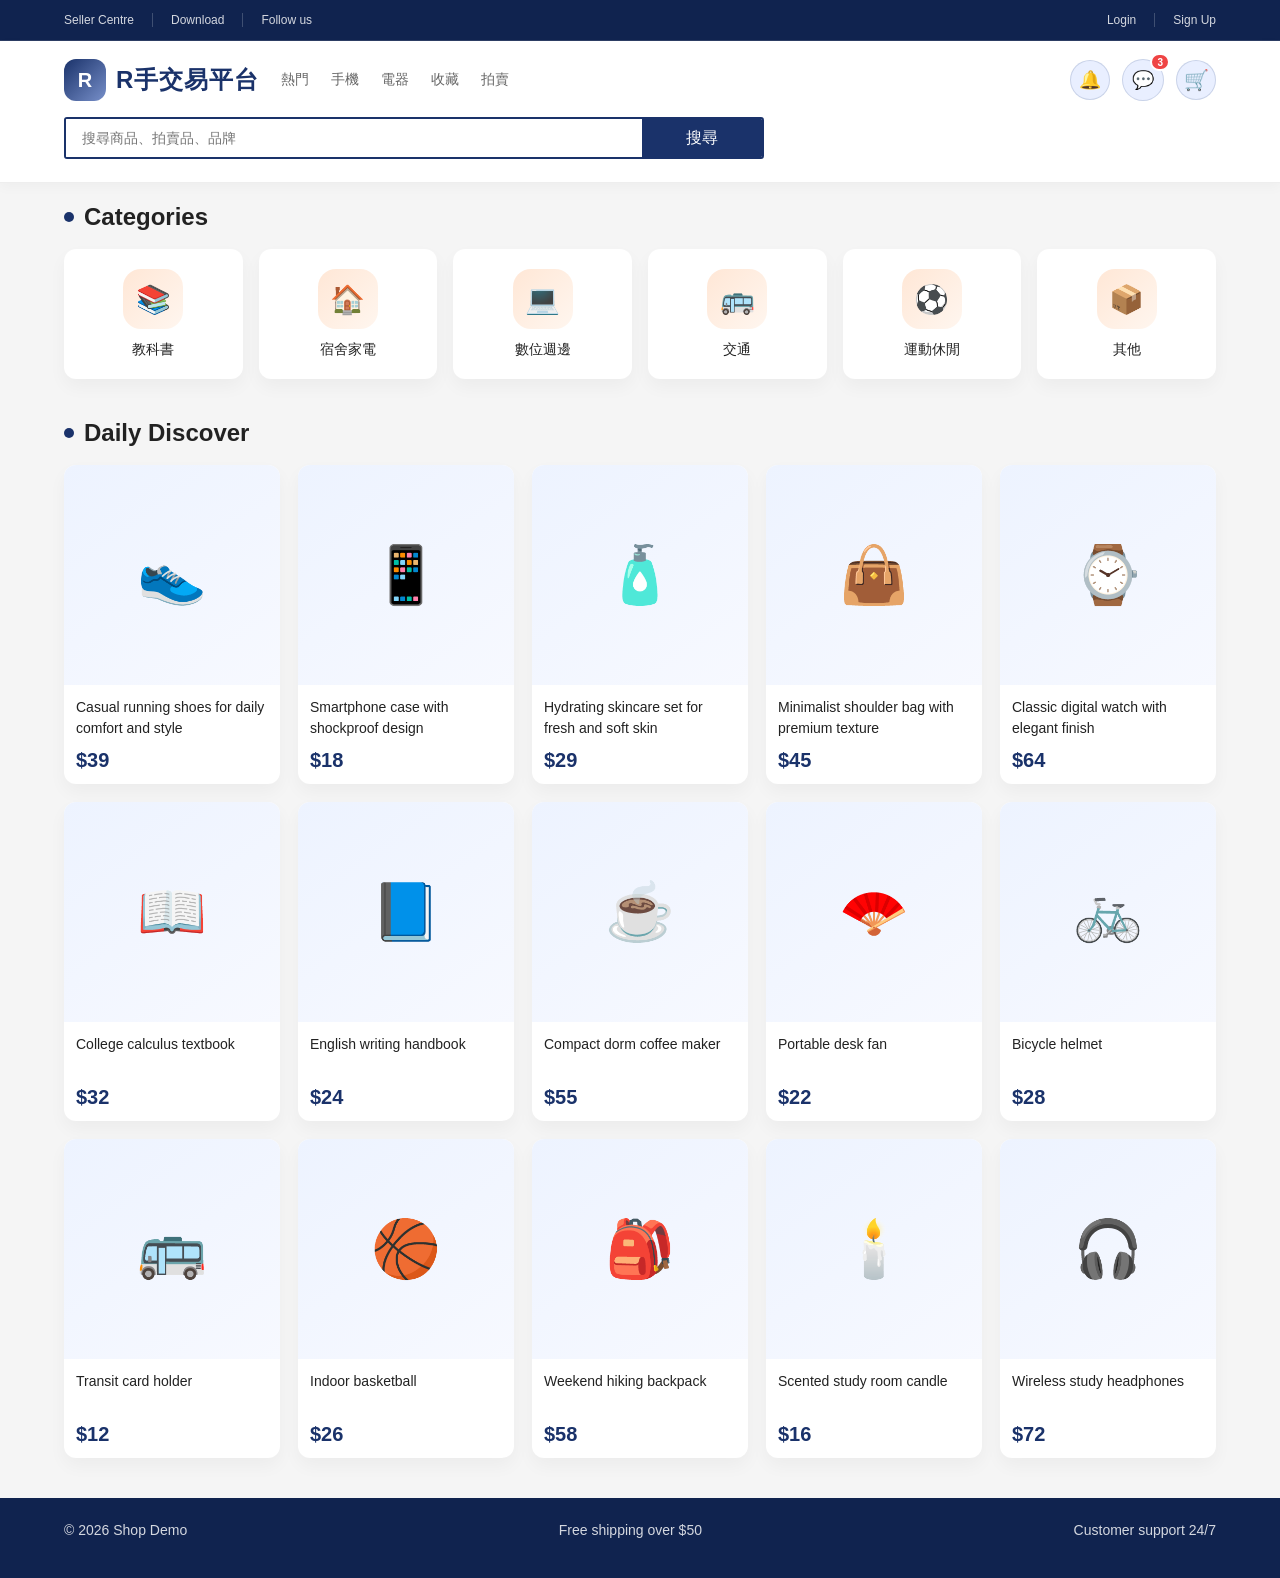
<file: index.html>
<!DOCTYPE html>
<html lang="en">
  <head>
    <meta charset="UTF-8" />
    <meta name="viewport" content="width=device-width, initial-scale=1.0" />
    <title>Demo</title>
    <link rel="stylesheet" href="./css/style.css" />
  </head>
  <body>
    <div data-component="header"></div>

    <main>
      <section class="section">
        <div class="container">
          <div class="section-header">
            <div class="section-title">
              <span class="dot"></span>
              <span>Categories</span>
            </div>
          </div>

          <div class="category-row">
            <a class="category-card" href="category.html?type=textbooks">
              <div class="category-icon">📚</div>
              <p>教科書</p>
            </a>
            <a class="category-card" href="category.html?type=dorm-appliances">
              <div class="category-icon">🏠</div>
              <p>宿舍家電</p>
            </a>
            <a class="category-card" href="category.html?type=digital">
              <div class="category-icon">💻</div>
              <p>數位週邊</p>
            </a>
            <a class="category-card" href="category.html?type=transportation">
              <div class="category-icon">🚌</div>
              <p>交通</p>
            </a>
            <a class="category-card" href="category.html?type=sports">
              <div class="category-icon">⚽</div>
              <p>運動休閒</p>
            </a>
            <a class="category-card" href="category.html?type=other">
              <div class="category-icon">📦</div>
              <p>其他</p>
            </a>
          </div>
        </div>
      </section>

      <section class="section">
        <div class="container">
          <div class="section-header">
            <div class="section-title">
              <span class="dot"></span>
              <span>Daily Discover</span>
            </div>
          </div>

          <div class="product-grid">
            <a class="product-card" href="product.html?id=1" target="_blank" rel="noopener noreferrer">
              <div class="product-image">👟</div>
              <div class="product-info">
                <p class="product-name">Casual running shoes for daily comfort and style</p>
                <div class="product-price">
                  <span class="price-main">$39</span>
                </div>
              </div>
            </a>

            <a class="product-card" href="product.html?id=2" target="_blank" rel="noopener noreferrer">
              <div class="product-image">📱</div>
              <div class="product-info">
                <p class="product-name">Smartphone case with shockproof design</p>
                <div class="product-price">
                  <span class="price-main">$18</span>
                </div>
              </div>
            </a>

            <a class="product-card" href="product.html?id=3" target="_blank" rel="noopener noreferrer">
              <div class="product-image">🧴</div>
              <div class="product-info">
                <p class="product-name">Hydrating skincare set for fresh and soft skin</p>
                <div class="product-price">
                  <span class="price-main">$29</span>
                </div>
              </div>
            </a>

            <a class="product-card" href="product.html?id=4" target="_blank" rel="noopener noreferrer">
              <div class="product-image">👜</div>
              <div class="product-info">
                <p class="product-name">Minimalist shoulder bag with premium texture</p>
                <div class="product-price">
                  <span class="price-main">$45</span>
                </div>
              </div>
            </a>

            <a class="product-card" href="product.html?id=5" target="_blank" rel="noopener noreferrer">
              <div class="product-image">⌚</div>
              <div class="product-info">
                <p class="product-name">Classic digital watch with elegant finish</p>
                <div class="product-price">
                  <span class="price-main">$64</span>
                </div>
              </div>
            </a>

            <a class="product-card" href="product.html?id=6" target="_blank" rel="noopener noreferrer"><div class="product-image">📖</div><div class="product-info"><p class="product-name">College calculus textbook</p><div class="product-price"><span class="price-main">$32</span></div></div></a>
            <a class="product-card" href="product.html?id=7" target="_blank" rel="noopener noreferrer"><div class="product-image">📘</div><div class="product-info"><p class="product-name">English writing handbook</p><div class="product-price"><span class="price-main">$24</span></div></div></a>
            <a class="product-card" href="product.html?id=8" target="_blank" rel="noopener noreferrer"><div class="product-image">☕</div><div class="product-info"><p class="product-name">Compact dorm coffee maker</p><div class="product-price"><span class="price-main">$55</span></div></div></a>
            <a class="product-card" href="product.html?id=9" target="_blank" rel="noopener noreferrer"><div class="product-image">🪭</div><div class="product-info"><p class="product-name">Portable desk fan</p><div class="product-price"><span class="price-main">$22</span></div></div></a>
            <a class="product-card" href="product.html?id=10" target="_blank" rel="noopener noreferrer"><div class="product-image">🚲</div><div class="product-info"><p class="product-name">Bicycle helmet</p><div class="product-price"><span class="price-main">$28</span></div></div></a>
            <a class="product-card" href="product.html?id=11" target="_blank" rel="noopener noreferrer"><div class="product-image">🚌</div><div class="product-info"><p class="product-name">Transit card holder</p><div class="product-price"><span class="price-main">$12</span></div></div></a>
            <a class="product-card" href="product.html?id=12" target="_blank" rel="noopener noreferrer"><div class="product-image">🏀</div><div class="product-info"><p class="product-name">Indoor basketball</p><div class="product-price"><span class="price-main">$26</span></div></div></a>
            <a class="product-card" href="product.html?id=13" target="_blank" rel="noopener noreferrer"><div class="product-image">🎒</div><div class="product-info"><p class="product-name">Weekend hiking backpack</p><div class="product-price"><span class="price-main">$58</span></div></div></a>
            <a class="product-card" href="product.html?id=14" target="_blank" rel="noopener noreferrer"><div class="product-image">🕯️</div><div class="product-info"><p class="product-name">Scented study room candle</p><div class="product-price"><span class="price-main">$16</span></div></div></a>
            <a class="product-card" href="product.html?id=15" target="_blank" rel="noopener noreferrer"><div class="product-image">🎧</div><div class="product-info"><p class="product-name">Wireless study headphones</p><div class="product-price"><span class="price-main">$72</span></div></div></a>
          </div>
        </div>
      </section>
    </main>

    <div data-component="footer"></div>

    <button class="back-to-top" type="button" aria-label="回到最上面" title="回到最上面">
      ↑
    </button>

    <script src="./js/components.js"></script>
  </body>
</html>
</file>
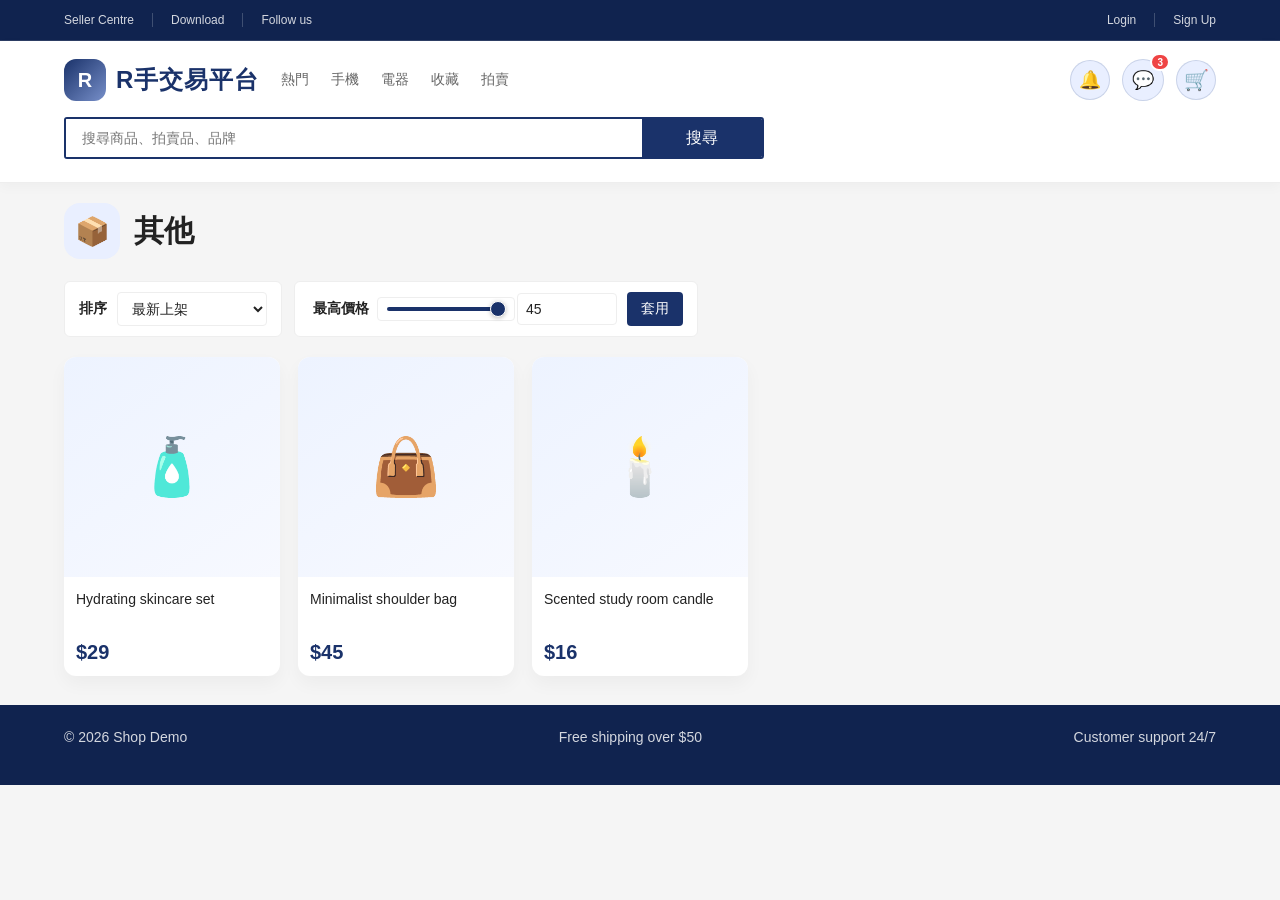
<file: category.html>
<!DOCTYPE html>
<html lang="zh-Hant">
  <head>
    <meta charset="UTF-8" />
    <meta name="viewport" content="width=device-width, initial-scale=1.0" />
    <title>商品分類</title>
    <link rel="stylesheet" href="./css/style.css" />
  </head>
  <body>
    <div data-component="header"></div>

    <main class="category-page">
      <section class="section">
        <div class="container">
          <div class="category-heading">
            <div class="category-heading-icon" id="category-icon"></div>
            <div>
              <h1 id="category-name"></h1>
            </div>
          </div>
          <div class="controls-row">
            <div class="sort-bar" aria-label="商品排序">
              <label for="category-sort">排序</label>
              <select id="category-sort">
                <option value="newest">最新上架</option>
                <option value="oldest">最早上架</option>
                <option value="cheap">價格由低到高</option>
                <option value="expensive">價格由高到低</option>
              </select>
            </div>
            <form class="filter-bar" id="category-filter" aria-label="價格過濾">
            <div class="price-filter">
              <span class="filter-label">最高價格</span>
              <div class="price-range-control">
                <div class="price-slider">
                  <div class="price-track-fill"></div>
                  <input class="price-range price-range-max" id="category-price-range-max" type="range" min="0" max="100" value="100" aria-label="最高價格滑桿" />
                </div>
                <input class="price-input" id="category-price-max" name="priceMax" type="number" min="0" max="100" placeholder="最高" aria-label="最高價格" />
              </div>
            </div>
            <button type="submit">套用</button>
            </form>
          </div>
          <div class="product-grid" id="category-products"></div>
        </div>
      </section>
    </main>

    <div data-component="footer"></div>

    <button class="back-to-top" type="button" aria-label="回到最上面" title="回到最上面">↑</button>

    <script src="./js/components.js"></script>
    <script>
      const products = [
        { id: 1, category: 'sports', image: '👟', name: 'Casual running shoes', price: '$39', date: '2026-09-18' },
        { id: 2, category: 'digital', image: '📱', name: 'Smartphone case', price: '$18', date: '2026-09-16' },
        { id: 3, category: 'other', image: '🧴', name: 'Hydrating skincare set', price: '$29', date: '2026-09-14' },
        { id: 4, category: 'other', image: '👜', name: 'Minimalist shoulder bag', price: '$45', date: '2026-09-12' },
        { id: 5, category: 'digital', image: '⌚', name: 'Classic digital watch', price: '$64', date: '2026-09-10' },
        { id: 6, category: 'textbooks', image: '📖', name: 'College calculus textbook', price: '$32', date: '2026-09-08' },
        { id: 7, category: 'textbooks', image: '📘', name: 'English writing handbook', price: '$24', date: '2026-09-06' },
        { id: 8, category: 'dorm-appliances', image: '☕', name: 'Compact dorm coffee maker', price: '$55', date: '2026-09-04' },
        { id: 9, category: 'dorm-appliances', image: '🪭', name: 'Portable desk fan', price: '$22', date: '2026-09-02' },
        { id: 10, category: 'transportation', image: '🚲', name: 'Bicycle helmet', price: '$28', date: '2026-08-30' },
        { id: 11, category: 'transportation', image: '🚌', name: 'Transit card holder', price: '$12', date: '2026-08-28' },
        { id: 12, category: 'sports', image: '🏀', name: 'Indoor basketball', price: '$26', date: '2026-08-26' },
        { id: 13, category: 'sports', image: '🎒', name: 'Weekend hiking backpack', price: '$58', date: '2026-08-24' },
        { id: 14, category: 'other', image: '🕯️', name: 'Scented study room candle', price: '$16', date: '2026-08-22' },
        { id: 15, category: 'digital', image: '🎧', name: 'Wireless study headphones', price: '$72', date: '2026-08-20' }
      ];

      const categories = {
        textbooks: { name: '教科書', icon: '📚' },
        'dorm-appliances': { name: '宿舍家電', icon: '🏠' },
        digital: { name: '數位週邊', icon: '💻' },
        transportation: { name: '交通', icon: '🚌' },
        sports: { name: '運動休閒', icon: '⚽' },
        other: { name: '其他', icon: '📦' }
      };

      const params = new URLSearchParams(window.location.search);
      const type = params.get('type') || 'other';
      const sort = params.get('sort') || 'newest';
      const priceMax = params.get('priceMax') || '';
      const category = categories[type] || categories.other;
      const categoryProducts = products.filter((product) => product.category === type);
      const pageMaxPrice = Math.max(...categoryProducts.map((product) => Number.parseInt(product.price.slice(1))), 1);
      const selectedPriceMax = priceMax ? Math.min(Number(priceMax), pageMaxPrice) : pageMaxPrice;
      const visibleProducts = categoryProducts.filter((product) =>
        Number.parseInt(product.price.slice(1)) <= selectedPriceMax
      );

      visibleProducts.sort((first, second) => {
        if (sort === 'oldest') return first.date.localeCompare(second.date);
        if (sort === 'cheap') return Number.parseInt(first.price.slice(1)) - Number.parseInt(second.price.slice(1));
        if (sort === 'expensive') return Number.parseInt(second.price.slice(1)) - Number.parseInt(first.price.slice(1));
        return second.date.localeCompare(first.date);
      });

      document.title = `${category.name} | 商品分類`;
      document.querySelector('#category-name').textContent = category.name;
      document.querySelector('#category-icon').textContent = category.icon;
      document.querySelector('#category-sort').value = sort;
      document.querySelector('#category-sort').addEventListener('change', (event) => {
        params.set('sort', event.target.value);
        window.location.search = params.toString();
      });
      const categoryPriceMaxInput = document.querySelector('#category-price-max');
      const categoryPriceMaxRange = document.querySelector('#category-price-range-max');
      const categoryPriceFill = document.querySelector('.price-track-fill');
      categoryPriceMaxInput.max = pageMaxPrice;
      categoryPriceMaxInput.value = selectedPriceMax;
      categoryPriceMaxRange.max = pageMaxPrice;
      categoryPriceMaxRange.value = selectedPriceMax;
      const updateCategoryPriceRange = () => {
        let max = Number(categoryPriceMaxRange.value);
        const sliderWidth = categoryPriceMaxRange.clientWidth;
        const thumbRadius = 8;
        const fillWidth = thumbRadius + (max / pageMaxPrice) * (sliderWidth - thumbRadius * 2);
        categoryPriceFill.style.width = `${fillWidth}px`;
      };
      categoryPriceMaxRange.addEventListener('input', () => {
        categoryPriceMaxInput.value = categoryPriceMaxRange.value;
        updateCategoryPriceRange();
      });
      categoryPriceMaxInput.addEventListener('input', () => {
        categoryPriceMaxRange.value = Math.max(0, Math.min(Number(categoryPriceMaxInput.value) || 0, pageMaxPrice));
        updateCategoryPriceRange();
      });
      updateCategoryPriceRange();
      document.querySelector('#category-filter').addEventListener('submit', (event) => {
        event.preventDefault();
        const formData = new FormData(event.target);
        ['priceMax'].forEach((key) => {
          const value = formData.get(key);
          if (value) params.set(key, value);
          else params.delete(key);
        });
        window.location.search = params.toString();
      });
      document.querySelector('#category-products').innerHTML = visibleProducts.length
        ? visibleProducts.map((product) => `
            <a class="product-card" href="product.html?id=${product.id}">
              <div class="product-image">${product.image}</div>
              <div class="product-info">
                <p class="product-name">${product.name}</p>
                <div class="product-price"><span class="price-main">${product.price}</span></div>
              </div>
            </a>`).join('')
        : '<p class="product-description">這個分類目前還沒有商品。</p>';

    </script>
  </body>
</html>
</file>
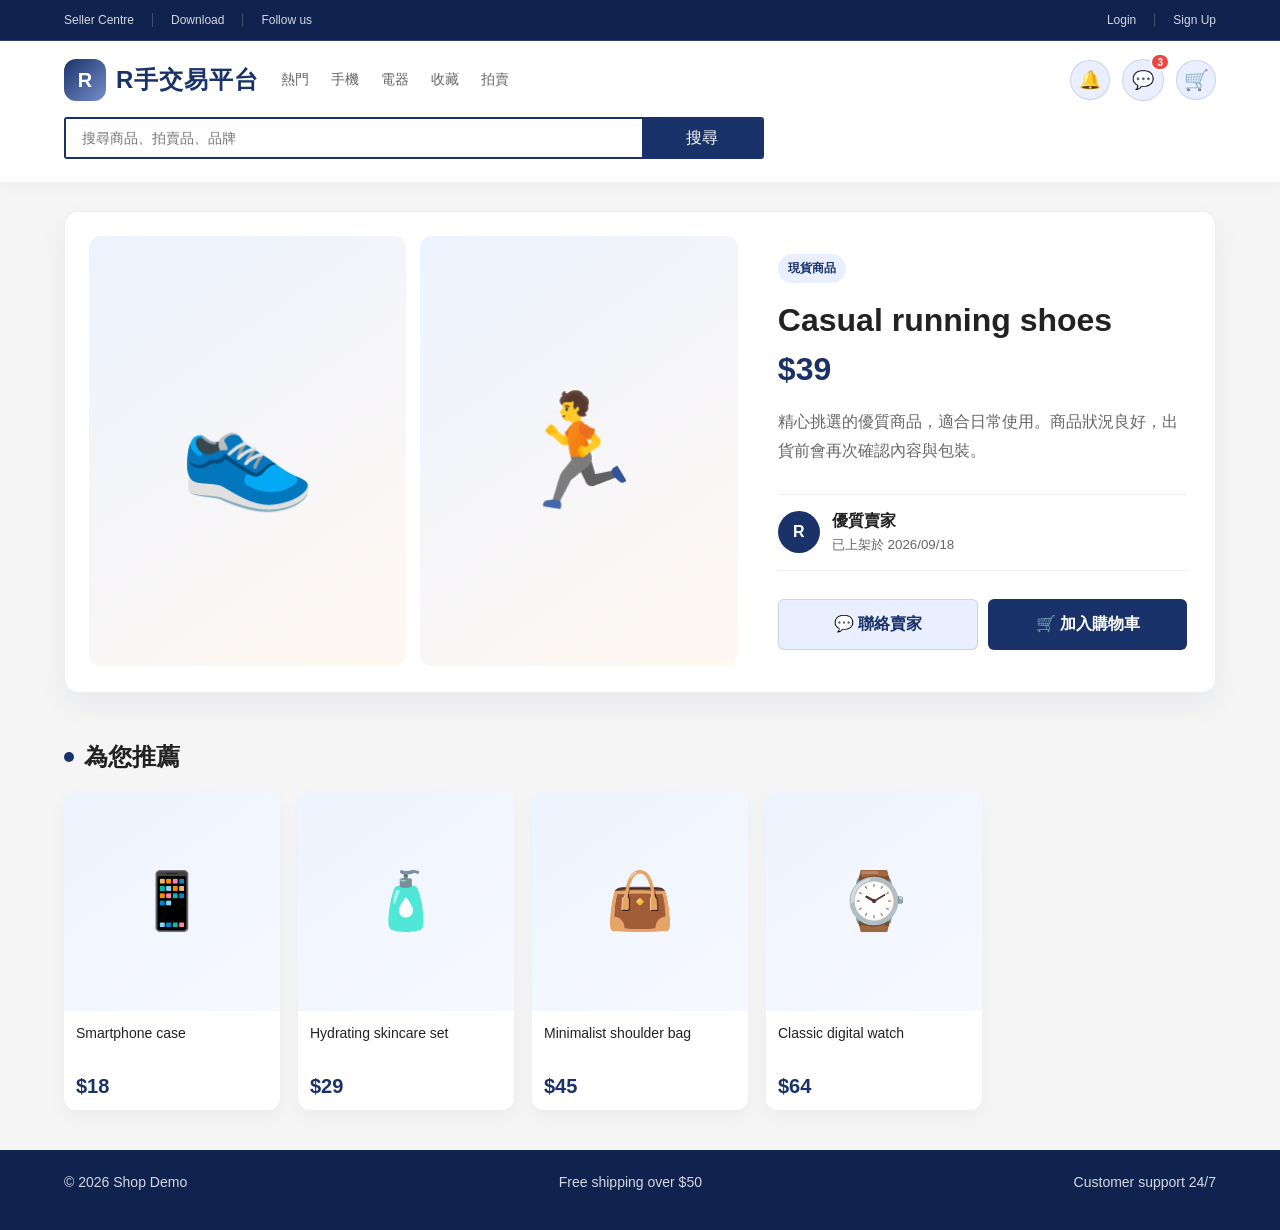
<file: product.html>
<!DOCTYPE html>
<html lang="zh-Hant">
  <head>
    <meta charset="UTF-8" />
    <meta name="viewport" content="width=device-width, initial-scale=1.0" />
    <title>商品詳情</title>
    <link rel="stylesheet" href="./css/style.css" />
  </head>
  <body>
    <div data-component="header"></div>

    <main>
      <section class="product-detail-section">
        <div class="container">
          <div class="product-detail">
            <div class="product-gallery" aria-label="商品圖片">
              <div class="product-gallery-track" id="product-gallery-track"></div>
            </div>
            <div class="product-detail-info">
              <span class="product-label">現貨商品</span>
              <h1 id="product-name"></h1>
              <p class="product-detail-price" id="product-price"></p>
              <p class="product-description">精心挑選的優質商品，適合日常使用。商品狀況良好，出貨前會再次確認內容與包裝。</p>
              <div class="product-seller">
                <span class="seller-avatar">R</span>
                <div>
                  <strong>優質賣家</strong>
                  <small>已上架於 <span id="product-date"></span></small>
                </div>
              </div>
              <div class="product-actions">
                <button class="contact-seller" type="button">💬 聯絡賣家</button>
                <button class="add-to-cart" type="button">🛒 加入購物車</button>
              </div>
            </div>
          </div>
        </div>
      </section>

      <section class="section recommendation-section">
        <div class="container">
          <div class="section-header">
            <div class="section-title">
              <span class="dot"></span>
              <span>為您推薦</span>
            </div>
          </div>
          <div class="product-grid" id="recommendations"></div>
        </div>
      </section>
    </main>

    <div data-component="footer"></div>

    <button class="back-to-top" type="button" aria-label="回到最上面" title="回到最上面">↑</button>

    <script src="./js/components.js"></script>
    <script>
      const products = {
        1: { images: ['👟', '🏃', '🛣️'], name: 'Casual running shoes', price: '$39', date: '2026/09/18' },
        2: { images: ['📱', '🛡️'], name: 'Smartphone case', price: '$18', date: '2026/09/16' },
        3: { images: ['🧴', '✨'], name: 'Hydrating skincare set', price: '$29', date: '2026/09/14' },
        4: { images: ['👜', '👝'], name: 'Minimalist shoulder bag', price: '$45', date: '2026/09/12' },
        5: { images: ['⌚', '⏱️'], name: 'Classic digital watch', price: '$64', date: '2026/09/10' },
        6: { images: ['📖', '🧮'], name: 'College calculus textbook', price: '$32', date: '2026/09/08' },
        7: { images: ['📘', '✍️'], name: 'English writing handbook', price: '$24', date: '2026/09/06' },
        8: { images: ['☕', '🔌'], name: 'Compact dorm coffee maker', price: '$55', date: '2026/09/04' },
        9: { images: ['🪭', '🌬️'], name: 'Portable desk fan', price: '$22', date: '2026/09/02' },
        10: { images: ['🚲', '⛑️'], name: 'Bicycle helmet', price: '$28', date: '2026/08/30' },
        11: { images: ['🚌', '💳'], name: 'Transit card holder', price: '$12', date: '2026/08/28' },
        12: { images: ['🏀', '⛹️'], name: 'Indoor basketball', price: '$26', date: '2026/08/26' },
        13: { images: ['🎒', '🥾'], name: 'Weekend hiking backpack', price: '$58', date: '2026/08/24' },
        14: { images: ['🕯️', '🌿'], name: 'Scented study room candle', price: '$16', date: '2026/08/22' },
        15: { images: ['🎧', '🎵'], name: 'Wireless study headphones', price: '$72', date: '2026/08/20' }
      };

      const productId = new URLSearchParams(window.location.search).get('id') || '1';
      const product = products[productId] || products[1];
      document.title = product.name;
      const gallery = document.querySelector('.product-gallery');
      const galleryTrack = document.querySelector('#product-gallery-track');
      const galleryImages = product.images;
      const cloneCount = 2;
      const loopedImages = [
        ...galleryImages.slice(-cloneCount),
        ...galleryImages,
        ...galleryImages.slice(0, cloneCount)
      ];
      let galleryIndex = cloneCount;
      let pointerStart = 0;
      let pointerDelta = 0;
      let isDragging = false;

      galleryTrack.innerHTML = loopedImages.map((image) => `
        <div class="product-detail-image product-gallery-slide">${image}</div>`).join('');

      const getGalleryStep = () => {
        const gap = Number.parseFloat(getComputedStyle(galleryTrack).gap) || 0;
        return gallery.clientWidth / 2 + gap / 2;
      };
      const moveGallery = (withAnimation = true) => {
        galleryTrack.style.transition = withAnimation ? 'transform 0.38s cubic-bezier(0.22, 0.61, 0.36, 1)' : 'none';
        galleryTrack.style.transform = `translateX(-${galleryIndex * getGalleryStep()}px)`;
      };

      galleryTrack.addEventListener('transitionend', () => {
        if (galleryIndex < cloneCount) {
          galleryIndex += galleryImages.length;
          moveGallery(false);
        }
        if (galleryIndex >= galleryImages.length + cloneCount) {
          galleryIndex -= galleryImages.length;
          moveGallery(false);
        }
      });

      gallery.addEventListener('pointerdown', (event) => {
        isDragging = true;
        pointerStart = event.clientX;
        pointerDelta = 0;
        galleryTrack.style.transition = 'none';
        gallery.setPointerCapture(event.pointerId);
      });

      gallery.addEventListener('pointermove', (event) => {
        if (!isDragging) return;
        pointerDelta = event.clientX - pointerStart;
        galleryTrack.style.transform = `translateX(${pointerDelta - galleryIndex * getGalleryStep()}px)`;
      });

      gallery.addEventListener('pointerup', (event) => {
        if (!isDragging) return;
        isDragging = false;
        gallery.releasePointerCapture(event.pointerId);
        if (Math.abs(pointerDelta) > 45) {
          galleryIndex += pointerDelta < 0 ? 1 : -1;
        }
        moveGallery(true);
      });

      gallery.addEventListener('pointercancel', () => {
        isDragging = false;
        moveGallery(true);
      });

      window.addEventListener('resize', () => moveGallery(false));
      moveGallery(false);
      document.querySelector('#product-name').textContent = product.name;
      document.querySelector('#product-price').textContent = product.price;
      document.querySelector('#product-date').textContent = product.date;

      document.querySelector('#recommendations').innerHTML = Object.entries(products)
        .filter(([id]) => id !== productId)
        .slice(0, 4)
        .map(([id, item]) => `
          <a class="product-card" href="product.html?id=${id}">
            <div class="product-image">${item.images[0]}</div>
            <div class="product-info">
              <p class="product-name">${item.name}</p>
              <div class="product-price"><span class="price-main">${item.price}</span></div>
            </div>
          </a>`)
        .join('');

    </script>
  </body>
</html>
</file>
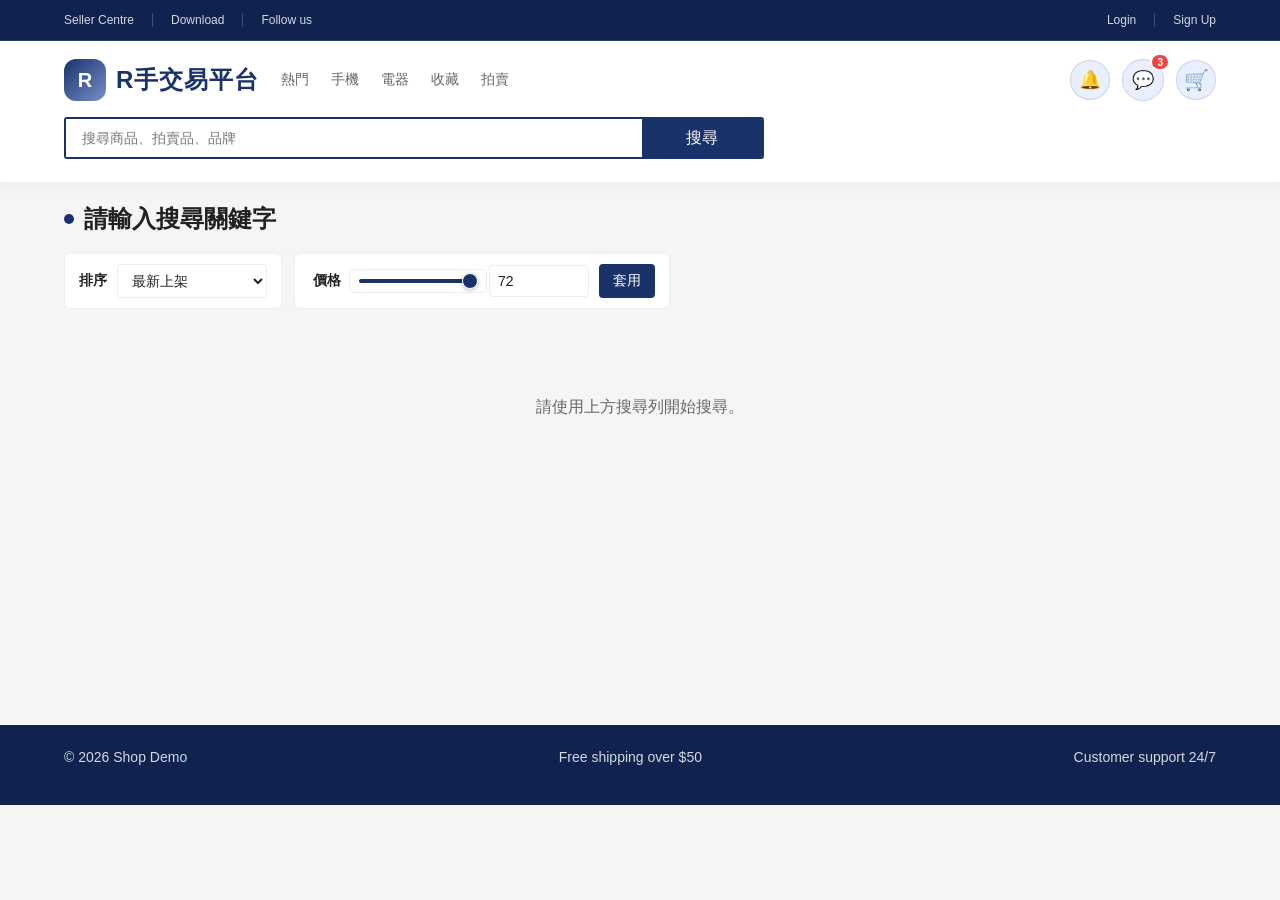
<file: search.html>
<!DOCTYPE html>
<html lang="zh-Hant">
  <head>
    <meta charset="UTF-8" />
    <meta name="viewport" content="width=device-width, initial-scale=1.0" />
    <title>搜尋商品</title>
    <link rel="stylesheet" href="./css/style.css" />
  </head>
  <body>
    <div data-component="header"></div>

    <main class="search-page">
      <section class="section">
        <div class="container">
          <div class="section-header">
            <div class="section-title">
              <span class="dot"></span>
              <span id="search-title">搜尋結果</span>
            </div>
          </div>
          <div class="controls-row">
            <div class="sort-bar" aria-label="商品排序">
              <label for="search-sort">排序</label>
              <select id="search-sort">
                <option value="newest">最新上架</option>
                <option value="oldest">最早上架</option>
                <option value="cheap">價格由低到高</option>
                <option value="expensive">價格由高到低</option>
              </select>
            </div>
            <form class="filter-bar" id="search-filter" aria-label="價格過濾">
            <div class="price-filter">
              <span class="filter-label">價格</span>
              <div class="price-range-control">
                <div class="price-slider">
                  <div class="price-track-fill"></div>
                  <input class="price-range price-range-max" id="search-price-range-max" type="range" min="0" max="100" value="100" aria-label="最高價格滑桿" />
                </div>
                <input class="price-input" id="search-price-max" name="priceMax" type="number" min="0" max="100" placeholder="最高" aria-label="最高價格" />
              </div>
            </div>
            <button type="submit">套用</button>
            </form>
          </div>
          <div class="product-grid" id="search-results"></div>
        </div>
      </section>
    </main>

    <div data-component="footer"></div>

    <button class="back-to-top" type="button" aria-label="回到最上面" title="回到最上面">↑</button>

    <script src="./js/components.js"></script>
    <script>
      const products = [
        { id: 1, category: '運動休閒', image: '👟', name: 'Casual running shoes', price: '$39', date: '2026-09-18' },
        { id: 2, category: '數位週邊', image: '📱', name: 'Smartphone case', price: '$18', date: '2026-09-16' },
        { id: 3, category: '其他', image: '🧴', name: 'Hydrating skincare set', price: '$29', date: '2026-09-14' },
        { id: 4, category: '其他', image: '👜', name: 'Minimalist shoulder bag', price: '$45', date: '2026-09-12' },
        { id: 5, category: '數位週邊', image: '⌚', name: 'Classic digital watch', price: '$64', date: '2026-09-10' },
        { id: 6, category: '教科書', image: '📖', name: 'College calculus textbook', price: '$32', date: '2026-09-08' },
        { id: 7, category: '教科書', image: '📘', name: 'English writing handbook', price: '$24', date: '2026-09-06' },
        { id: 8, category: '宿舍家電', image: '☕', name: 'Compact dorm coffee maker', price: '$55', date: '2026-09-04' },
        { id: 9, category: '宿舍家電', image: '🪭', name: 'Portable desk fan', price: '$22', date: '2026-09-02' },
        { id: 10, category: '交通', image: '🚲', name: 'Bicycle helmet', price: '$28', date: '2026-08-30' },
        { id: 11, category: '交通', image: '🚌', name: 'Transit card holder', price: '$12', date: '2026-08-28' },
        { id: 12, category: '運動休閒', image: '🏀', name: 'Indoor basketball', price: '$26', date: '2026-08-26' },
        { id: 13, category: '運動休閒', image: '🎒', name: 'Weekend hiking backpack', price: '$58', date: '2026-08-24' },
        { id: 14, category: '其他', image: '🕯️', name: 'Scented study room candle', price: '$16', date: '2026-08-22' },
        { id: 15, category: '數位週邊', image: '🎧', name: 'Wireless study headphones', price: '$72', date: '2026-08-20' }
      ];

      const params = new URLSearchParams(window.location.search);
      const query = params.get('q')?.trim() || '';
      const sort = params.get('sort') || 'newest';
      const priceMax = params.get('priceMax') || '';
      const keyword = query.toLowerCase();
      const matchingProducts = products.filter((product) =>
        `${product.name} ${product.category}`.toLowerCase().includes(keyword)
      );
      const pageMaxPrice = Math.max(...matchingProducts.map((product) => Number.parseInt(product.price.slice(1))), 1);
      const selectedPriceMax = priceMax ? Math.min(Number(priceMax), pageMaxPrice) : pageMaxPrice;
      const results = matchingProducts.filter((product) =>
        Number.parseInt(product.price.slice(1)) <= selectedPriceMax
      );

      results.sort((first, second) => {
        if (sort === 'oldest') return first.date.localeCompare(second.date);
        if (sort === 'cheap') return Number.parseInt(first.price.slice(1)) - Number.parseInt(second.price.slice(1));
        if (sort === 'expensive') return Number.parseInt(second.price.slice(1)) - Number.parseInt(first.price.slice(1));
        return second.date.localeCompare(first.date);
      });

      document.title = query ? `${query} | 搜尋結果` : '搜尋商品';
      document.querySelector('#search-sort').value = sort;
      document.querySelector('#search-sort').addEventListener('change', (event) => {
        params.set('sort', event.target.value);
        window.location.search = params.toString();
      });
      const searchPriceMaxInput = document.querySelector('#search-price-max');
      const searchPriceMaxRange = document.querySelector('#search-price-range-max');
      const searchPriceFill = document.querySelector('.price-track-fill');
      searchPriceMaxInput.max = pageMaxPrice;
      searchPriceMaxInput.value = selectedPriceMax;
      searchPriceMaxRange.max = pageMaxPrice;
      searchPriceMaxRange.value = selectedPriceMax;
      const updateSearchPriceRange = () => {
        let max = Number(searchPriceMaxRange.value);
        const sliderWidth = searchPriceMaxRange.clientWidth;
        const thumbRadius = 8;
        const fillWidth = thumbRadius + (max / pageMaxPrice) * (sliderWidth - thumbRadius * 2);
        searchPriceFill.style.width = `${fillWidth}px`;
      };
      searchPriceMaxRange.addEventListener('input', () => {
        searchPriceMaxInput.value = searchPriceMaxRange.value;
        updateSearchPriceRange();
      });
      searchPriceMaxInput.addEventListener('input', () => {
        searchPriceMaxRange.value = Math.max(0, Math.min(Number(searchPriceMaxInput.value) || 0, pageMaxPrice));
        updateSearchPriceRange();
      });
      updateSearchPriceRange();
      document.querySelector('#search-filter').addEventListener('submit', (event) => {
        event.preventDefault();
        const formData = new FormData(event.target);
        ['priceMax'].forEach((key) => {
          const value = formData.get(key);
          if (value) params.set(key, value);
          else params.delete(key);
        });
        window.location.search = params.toString();
      });
      document.querySelector('#search-title').textContent = query
        ? `「${query}」的搜尋結果 (${results.length})`
        : '請輸入搜尋關鍵字';
      document.querySelector('#search-results').innerHTML = query && results.length
        ? results.map((product) => `
            <a class="product-card" href="product.html?id=${product.id}">
              <div class="product-image">${product.image}</div>
              <div class="product-info">
                <p class="product-name">${product.name}</p>
                <div class="product-price"><span class="price-main">${product.price}</span></div>
              </div>
            </a>`).join('')
        : `<p class="product-description search-empty">${query ? '找不到符合的商品。' : '請使用上方搜尋列開始搜尋。'}</p>`;

    </script>
  </body>
</html>
</file>
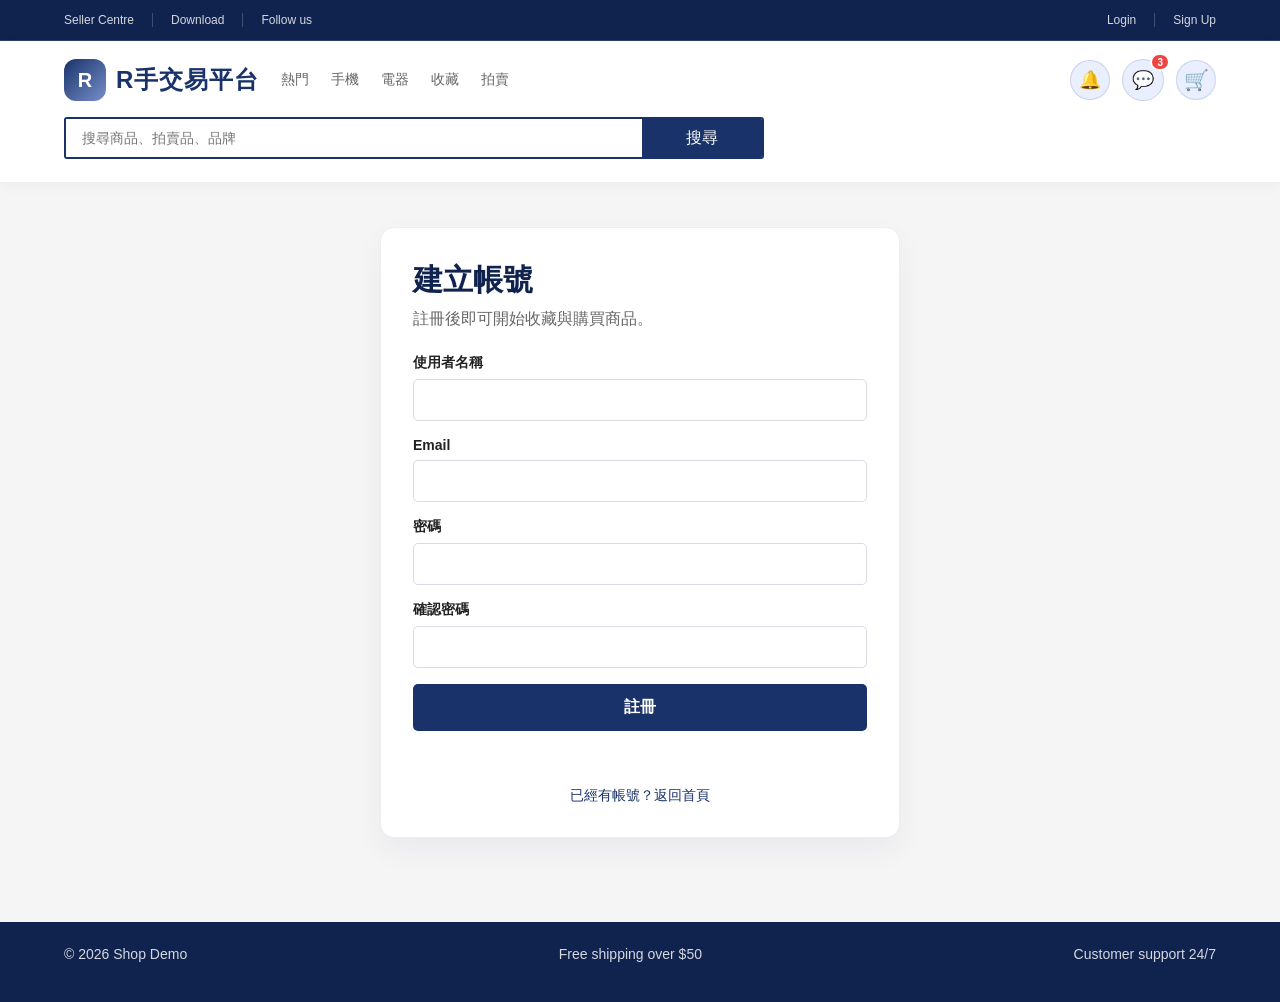
<file: signup.html>
<!DOCTYPE html>
<html lang="zh-Hant">
  <head>
    <meta charset="UTF-8" />
    <meta name="viewport" content="width=device-width, initial-scale=1.0" />
    <title>註冊帳號</title>
    <link rel="stylesheet" href="./css/style.css" />
  </head>
  <body>
    <div data-component="header"></div>

    <main class="signup-page">
      <div class="container">
        <section class="signup-card">
          <h1>建立帳號</h1>
          <p>註冊後即可開始收藏與購買商品。</p>

          <form class="signup-form" id="signup-form">
            <div class="signup-field">
              <label for="signup-name">使用者名稱</label>
              <input id="signup-name" name="name" type="text" autocomplete="name" required />
            </div>

            <div class="signup-field">
              <label for="signup-email">Email</label>
              <input id="signup-email" name="email" type="email" autocomplete="email" required />
            </div>

            <div class="signup-field">
              <label for="signup-password">密碼</label>
              <input id="signup-password" name="password" type="password" minlength="8" autocomplete="new-password" required />
            </div>

            <div class="signup-field">
              <label for="signup-confirm-password">確認密碼</label>
              <input id="signup-confirm-password" name="confirmPassword" type="password" minlength="8" autocomplete="new-password" required />
            </div>

            <button class="signup-submit" type="submit">註冊</button>
            <p class="signup-message" id="signup-message" role="status"></p>
          </form>

          <a class="signup-login" href="index.html">已經有帳號？返回首頁</a>
        </section>
      </div>
    </main>

    <div data-component="footer"></div>

    <script src="./js/components.js"></script>
    <script>
      document.querySelector('#signup-form').addEventListener('submit', (event) => {
        event.preventDefault();
        const password = document.querySelector('#signup-password').value;
        const confirmPassword = document.querySelector('#signup-confirm-password').value;
        const message = document.querySelector('#signup-message');

        if (password !== confirmPassword) {
          message.textContent = '兩次輸入的密碼不一致。';
          message.style.color = '#ef4444';
          return;
        }

        message.textContent = '註冊資料已送出。';
        message.style.color = 'var(--green)';
        event.target.reset();
      });
    </script>
  </body>
</html>
</file>
<file: css/style.css>
:root {
    --primary: rgb(26, 50, 106);
    --primary-dark: rgb(16, 35, 79);
    --primary-soft: rgb(233, 239, 255);
    --primary-light: rgb(119, 143, 201);
    --accent: rgb(255, 175, 86);
    --accent-soft: rgb(255, 246, 234);
    --text: #222;
    --subtext: #666;
    --light: #f5f5f5;
    --line: #eee;
    --yellow: #ffbf00;
    --green: #26aa99;
    --white: #fff;
}

* {
    box-sizing: border-box;
}

body {
    margin: 0;
    font-family: Arial, Helvetica, sans-serif;
    background: #f5f5f5;
    color: var(--text);
    position: relative;
}

a {
    text-decoration: none;
    color: inherit;
}

img {
    max-width: 100%;
    display: block;
}

.container {
    width: 1200px;
    max-width: 90%;
    margin: 0 auto;
}

.topbar {
    background: var(--primary-dark);
    border-bottom: 1px solid rgba(255, 255, 255, 0.12);
    font-size: 12px;
    color: rgba(255, 255, 255, 0.82);
}

.topbar-inner {
    display: flex;
    justify-content: space-between;
    align-items: center;
    min-height: 40px;
}

.topbar-left,
.topbar-right {
    display: flex;
    gap: 18px;
    align-items: center;
}

.topbar a:hover {
    color: var(--accent);
}

.topbar-left a + a,
.topbar-right a + a {
    border-left: 1px solid rgba(255, 255, 255, 0.2);
    padding-left: 18px;
}

.header {
    background: var(--white);
    padding: 18px 0 12px;
    border-bottom: 1px solid var(--line);
    box-shadow: 0 4px 12px rgba(0, 0, 0, 0.03);
}

.header-inner {
    display: flex;
    align-items: center;
    justify-content: space-between;
    gap: 22px;
}

.header-actions {
    display: flex;
    align-items: center;
    gap: 12px;
    margin-left: auto;
}

.notification-bell {
    width: 40px;
    height: 40px;
    padding: 0;
    border: 1px solid rgba(26, 50, 106, 0.15);
    border-radius: 50%;
    background: var(--primary-soft);
    font-size: 18px;
    cursor: pointer;
    transition: background 0.2s ease, transform 0.2s ease;
}

.notification-bell:hover,
.cart:hover {
    background: var(--accent-soft);
    transform: translateY(-3px);
}

.notification-wrap {
    position: relative;
}

.notification-panel {
    position: absolute;
    top: calc(100% + 12px);
    left: -63px;
    right: auto;
    z-index: 10;
    width: 270px;
    padding: 16px;
    background: var(--white);
    border: 1px solid var(--line);
    border-radius: 8px;
    box-shadow: 0 10px 24px rgba(26, 50, 106, 0.12);
    color: var(--text);
}

.notification-panel::before {
    content: "";
    position: absolute;
    top: -7px;
    left: 77px;
    width: 12px;
    height: 12px;
    background: var(--white);
    border-top: 1px solid var(--line);
    border-left: 1px solid var(--line);
    transform: rotate(45deg);
}

.notification-panel strong {
    display: block;
    margin-bottom: 10px;
    color: var(--primary-dark);
}

.notification-panel ul {
    display: grid;
    gap: 10px;
    margin: 0;
    padding: 0;
    list-style: none;
    font-size: 13px;
    line-height: 1.4;
}

.notification-panel li {
    padding-bottom: 10px;
    border-bottom: 1px solid var(--line);
}

.notification-panel li:last-child {
    padding-bottom: 0;
    border-bottom: 0;
}

.status-pill {
    background: var(--primary-soft);
    color: var(--primary);
    border: 1px solid rgba(26, 50, 106, 0.15);
    border-radius: 999px;
    font-size: 12px;
    font-weight: 700;
    padding: 8px 12px;
}

.chat-bubble-wrap {
    position: relative;
    display: inline-block;
}

.cart-wrap {
    position: relative;
    display: inline-block;
}

.chat-bubble {
    width: 42px;
    height: 42px;
    border-radius: 50%;
    background: var(--primary-soft);
    color: var(--primary);
    border: 1px solid rgba(26, 50, 106, 0.15);
    display: flex;
    align-items: center;
    justify-content: center;
    font-size: 18px;
    cursor: pointer;
    transition: background 0.2s ease, transform 0.2s ease;
}

.chat-bubble:hover {
    background: var(--accent-soft);
    transform: translateY(-3px);
}

.chat-badge {
    position: absolute;
    top: -6px;
    right: -6px;
    min-width: 18px;
    height: 18px;
    border-radius: 999px;
    background: #ef4444;
    color: var(--white);
    font-size: 10px;
    font-weight: 700;
    display: flex;
    align-items: center;
    justify-content: center;
    padding: 0 5px;
    border: 2px solid var(--white);
}

.logo {
    display: flex;
    align-items: center;
    gap: 10px;
    min-width: 180px;
}

.brand-copy {
    display: flex;
    flex-direction: column;
    line-height: 1.1;
}

.brand-copy strong {
    font-size: 24px;
    color: var(--primary);
    letter-spacing: 1px;
}

.brand-copy span {
    font-size: 12px;
    color: var(--subtext);
    margin-top: 2px;
}

.logo-mark {
    width: 42px;
    height: 42px;
    border-radius: 12px;
    background: linear-gradient(135deg, var(--primary), var(--primary-light));
    color: white;
    display: flex;
    align-items: center;
    justify-content: center;
    font-size: 20px;
    font-weight: 700;
}

.main-nav {
    display: flex;
    align-items: center;
    gap: 22px;
    font-size: 14px;
    color: var(--subtext);
    flex-wrap: wrap;
}

.main-nav a {
    padding: 8px 0;
    position: relative;
}

.main-nav a:hover {
    color: var(--primary);
}

.main-nav a::after {
    content: "";
    position: absolute;
    left: 0;
    bottom: 0;
    width: 100%;
    height: 2px;
    background: var(--primary);
    transform: scaleX(0);
    transition: transform 0.2s ease;
}

.main-nav a:hover::after {
    transform: scaleX(1);
}

.header-search-row {
    margin-top: 16px;
}

.search-box {
    flex: 1;
    max-width: 760px;
}


.search-box {
    flex: 1;
    max-width: 700px;
}

.search-bar {
    display: flex;
    height: 42px;
    border: 2px solid var(--primary);
    border-radius: 3px;
    overflow: hidden;
    background: var(--white);
}

.search-bar input {
    flex: 1;
    border: none;
    padding: 0 16px;
    font-size: 14px;
    outline: none;
}

.search-btn {
    border: none;
    background: var(--primary);
    color: var(--white);
    width: 120px;
    font-size: 16px;
    cursor: pointer;
}

.hot-search {
    display: flex;
    gap: 12px;
    width: 100%;
    margin-top: 8px;
    font-size: 12px;
    color: var(--subtext);
    flex-wrap: nowrap;
    overflow-x: auto;
    white-space: nowrap;
    padding-bottom: 3px;
}

.hot-search a {
    flex: 0 0 auto;
}

.hot-search a:hover {
    color: var(--primary);
}

.cart {
    border: 1px solid rgba(26, 50, 106, 0.15);
    padding: 0;
    cursor: pointer;
    transition: background 0.2s ease, transform 0.2s ease;
}

.action-panel {
    position: absolute;
    top: calc(100% + 12px);
    left: 50%;
    margin-left: -135px;
    z-index: 10;
    width: 270px;
    padding: 16px;
    background: var(--white);
    border: 1px solid var(--line);
    border-radius: 8px;
    box-shadow: 0 10px 24px rgba(26, 50, 106, 0.12);
    color: var(--text);
}

.action-panel::before {
    content: "";
    position: absolute;
    top: -7px;
    left: 50%;
    margin-left: -6px;
    width: 12px;
    height: 12px;
    background: var(--white);
    border-top: 1px solid var(--line);
    border-left: 1px solid var(--line);
    transform: rotate(45deg);
}

.cart-wrap .action-panel {
    left: -168px;
    margin-left: 0;
}

.cart-wrap .action-panel::before {
    left: 182px;
    margin-left: 0;
}

.action-panel strong {
    display: block;
    margin-bottom: 8px;
    color: var(--primary-dark);
}

.action-panel p {
    margin: 0;
    color: var(--subtext);
    font-size: 13px;
}

.cart {
    width: 40px;
    height: 40px;
    border-radius: 50%;
    display: flex;
    align-items: center;
    justify-content: center;
    font-size: 20px;
    background: var(--primary-soft);
    color: var(--primary);
}

.nav {
    background: var(--white);
    border-top: 1px solid var(--line);
    border-bottom: 1px solid var(--line);
}

.nav-inner {
    display: flex;
    gap: 24px;
    padding: 12px 0;
    font-size: 14px;
    color: var(--subtext);
    flex-wrap: wrap;
}

.nav-inner a:hover {
    color: var(--primary);
}

.hero {
    padding: 20px 0 10px;
}

.hero-inner {
    display: grid;
    grid-template-columns: 2.3fr 1fr;
    gap: 18px;
}

.main-banner {
    position: relative;
    height: 340px;
    border-radius: 12px;
    background: linear-gradient(135deg, var(--primary-light), var(--primary-soft));
    overflow: hidden;
    box-shadow: 0 8px 20px rgba(0,0,0,0.06);
}

.banner-content {
    position: absolute;
    left: 42px;
    top: 52px;
    max-width: 300px;
    z-index: 1;
}

.banner-tag {
    display: inline-block;
    background: rgba(255,255,255,0.7);
    color: var(--primary);
    padding: 8px 12px;
    border-radius: 999px;
    font-size: 12px;
    font-weight: 700;
    margin-bottom: 10px;
}

.banner-content h1 {
    margin: 0;
    font-size: 38px;
    line-height: 1.1;
}

.banner-content p {
    margin: 12px 0 18px;
    color: var(--subtext);
}

.banner-btn {
    display: inline-block;
    background: var(--primary);
    color: var(--white);
    padding: 12px 18px;
    border-radius: 999px;
    font-weight: 700;
}

.banner-visual {
    position: absolute;
    right: 30px;
    bottom: 0;
    width: 280px;
    height: 260px;
    background: linear-gradient(180deg, rgba(255,255,255,0.65), rgba(224, 233, 255, 0.9));
    border-radius: 30px 30px 0 0;
    transform: rotate(-8deg);
}

.banner-product {
    position: absolute;
    right: 80px;
    bottom: 40px;
    width: 160px;
    height: 170px;
    border-radius: 18px;
    background: linear-gradient(135deg, #fff, #edf3ff);
    box-shadow: 0 16px 28px rgba(0,0,0,0.08);
    display: flex;
    align-items: center;
    justify-content: center;
    font-size: 52px;
    transform: rotate(10deg);
}

.side-boxes {
    display: grid;
    grid-template-rows: 1fr 1fr;
    gap: 18px;
}

.side-box {
    background: var(--white);
    border-radius: 12px;
    padding: 18px;
    box-shadow: 0 8px 20px rgba(0,0,0,0.04);
}

.side-box h3 {
    margin: 0 0 10px;
    font-size: 18px;
}

.promo-list {
    display: grid;
    grid-template-columns: repeat(2, 1fr);
    gap: 10px;
}

.promo-item {
    background: var(--primary-soft);
    padding: 12px;
    border-radius: 10px;
    color: var(--primary-dark);
    font-weight: 700;
    text-align: center;
}

.deal-box {
    background: linear-gradient(135deg, #edf3ff, #fff);
}

.deal-box .label {
    display: inline-block;
    background: var(--primary);
    color: var(--white);
    padding: 5px 10px;
    border-radius: 999px;
    font-size: 12px;
    margin-bottom: 12px;
}

.deal-box .big {
    font-size: 32px;
    font-weight: 700;
    color: var(--primary);
}

.section {
    padding: 20px 0;
}

.section-header {
    display: flex;
    align-items: center;
    justify-content: space-between;
    margin-bottom: 18px;
}

.section-title {
    display: flex;
    align-items: center;
    gap: 10px;
    font-size: 24px;
    font-weight: 700;
}

.section-title .dot {
    width: 10px;
    height: 10px;
    border-radius: 50%;
    background: var(--primary);
}

.see-all {
    color: var(--primary);
    font-size: 14px;
    font-weight: 700;
}

.product-grid {
    display: grid;
    grid-template-columns: repeat(5, minmax(0, 1fr));
    gap: 18px;
}

.product-card {
    background: var(--white);
    border-radius: 12px;
    overflow: hidden;
    box-shadow: 0 8px 18px rgba(0,0,0,0.04);
    color: inherit;
    text-decoration: none;
    transition: transform 0.22s ease, box-shadow 0.22s ease;
}

.product-card:hover {
    transform: translateY(-6px);
    box-shadow: 0 16px 28px rgba(26, 50, 106, 0.14);
}

.product-image {
    height: 220px;
    background: linear-gradient(145deg, #edf3ff, #f7f9ff);
    position: relative;
    display: flex;
    align-items: center;
    justify-content: center;
    font-size: 56px;
    transition: transform 0.22s ease;
}

.product-card:hover .product-image {
    transform: scale(1.04);
}

.product-info {
    padding: 12px;
}

.product-name {
    margin: 0 0 10px;
    font-size: 14px;
    color: var(--text);
    line-height: 1.5;
    min-height: 42px;
}

.product-price {
    display: flex;
    align-items: center;
    gap: 8px;
    margin-bottom: 0;
}

.price-main {
    color: var(--primary);
    font-size: 20px;
    font-weight: 700;
}

.price-old {
    display: none;
}

.product-meta {
    display: none;
}

.rating {
    display: none;
}

.category-row {
    display: grid;
    grid-template-columns: repeat(6, minmax(0, 1fr));
    gap: 16px;
}

.category-card {
    background: var(--white);
    border-radius: 12px;
    padding: 20px 16px;
    text-align: center;
    box-shadow: 0 8px 18px rgba(0,0,0,0.04);
    color: inherit;
    text-decoration: none;
    transition: transform 0.2s ease, box-shadow 0.2s ease;
}

.category-card:hover {
    transform: translateY(-4px);
    box-shadow: 0 12px 24px rgba(26, 50, 106, 0.12);
}

.category-icon {
    width: 60px;
    height: 60px;
    border-radius: 18px;
    background: linear-gradient(135deg, #ffe7d6, #fff6ef);
    margin: 0 auto 12px;
    display: flex;
    align-items: center;
    justify-content: center;
    font-size: 28px;
}

.category-card p {
    margin: 0;
    font-size: 14px;
    color: var(--text);
}

.category-page {
    min-height: 58vh;
}

.search-page {
    min-height: 58vh;
}

.search-empty {
    grid-column: 1 / -1;
    padding: 48px 0;
    text-align: center;
}

.sort-bar {
    display: flex;
    align-items: center;
    gap: 10px;
    margin-bottom: 20px;
    padding: 10px 14px;
    background: var(--white);
    border: 1px solid var(--line);
    border-radius: 6px;
    color: var(--subtext);
    font-size: 14px;
    margin-bottom: 0;
}

.controls-row {
    display: flex;
    align-items: stretch;
    gap: 12px;
    margin-bottom: 20px;
}

.sort-bar label {
    font-weight: 700;
    color: var(--text);
}

.sort-bar select {
    min-width: 150px;
    border: 1px solid var(--line);
    border-radius: 4px;
    padding: 7px 10px;
    background: var(--white);
    color: var(--text);
    font-size: 14px;
}

.filter-bar {
    display: flex;
    align-items: center;
    gap: 10px;
    margin-bottom: 0;
    padding: 10px 14px;
    background: var(--white);
    border: 1px solid var(--line);
    border-radius: 6px;
    color: var(--subtext);
    font-size: 14px;
    flex-wrap: wrap;
}

.filter-label,
.filter-bar label {
    color: var(--text);
    font-weight: 700;
}

.filter-bar input {
    width: 138px;
    border: 1px solid var(--line);
    border-radius: 4px;
    padding: 7px 8px;
    color: var(--text);
    font-size: 14px;
}

.price-filter {
    display: flex;
    align-items: center;
    gap: 8px;
    margin-left: 4px;
}

.price-range-control {
    display: flex;
    align-items: center;
    gap: 8px;
}

.price-range-control .price-input {
    width: 100px;
    margin: 0 0 0 12px;
}

.price-slider {
    position: relative;
    width: 120px;
    height: 24px;
}

.price-slider::before,
.price-track-fill {
    position: absolute;
    top: 50%;
    height: 4px;
    border-radius: 4px;
    transform: translateY(-50%);
}

.price-slider::before {
    content: "";
    left: 10px;
    right: 0;
    background: var(--primary);
}

.price-track-fill {
    display: none;
}

.price-range {
    position: absolute;
    top: 0;
    left: 0;
    width: 100%;
    height: 24px;
    margin: 0;
    border: 0;
    padding: 0;
    pointer-events: none;
    appearance: none;
    background: transparent;
}

.price-range::-webkit-slider-runnable-track {
    height: 4px;
    background: transparent;
}

.price-range::-moz-range-track {
    height: 4px;
    background: transparent;
}

.price-range::-webkit-slider-thumb {
    width: 16px;
    height: 16px;
    border: 1px solid var(--white);
    border-radius: 50%;
    background: var(--primary);
    box-shadow: 0 1px 4px rgba(0, 0, 0, 0.25);
    cursor: pointer;
    pointer-events: auto;
    appearance: none;
    margin-top: -6px;
}

.price-range::-moz-range-thumb {
    width: 13px;
    height: 13px;
    border: 0px solid var(--white);
    border-radius: 50%;
    background: var(--primary);
    box-shadow: 0 1px 4px rgba(0, 0, 0, 0.25);
    cursor: pointer;
    pointer-events: auto;
}

.filter-bar button {
    border: 0;
    border-radius: 4px;
    padding: 8px 14px;
    background: var(--primary);
    color: var(--white);
    font-size: 14px;
    cursor: pointer;
}

.filter-bar button:hover {
    background: var(--primary-dark);
}

@media (max-width: 760px) {
    .controls-row {
        flex-wrap: wrap;
    }
}

.category-page + .footer {
    margin-top: 0;
}

.category-heading {
    display: flex;
    align-items: center;
    gap: 14px;
    margin-bottom: 22px;
}

.category-heading-icon {
    width: 56px;
    height: 56px;
    border-radius: 16px;
    background: var(--primary-soft);
    display: flex;
    align-items: center;
    justify-content: center;
    font-size: 28px;
}

.category-heading h1 {
    margin: 0;
    font-size: 30px;
}

.footer {
    background: var(--primary-dark);
    border-top: 0;
    padding: 24px 0 40px;
    margin-top: 20px;
    color: rgba(255, 255, 255, 0.82);
    font-size: 14px;
}

.footer-inner {
    display: flex;
    justify-content: space-between;
    gap: 20px;
    flex-wrap: wrap;
}

.signup-page {
    min-height: 58vh;
    padding: 44px 0 64px;
}

.signup-card {
    width: min(520px, 100%);
    margin: 0 auto;
    padding: 32px;
    background: var(--white);
    border: 1px solid var(--line);
    border-radius: 14px;
    box-shadow: 0 12px 28px rgba(26, 50, 106, 0.06);
}

.signup-card h1 {
    margin: 0 0 8px;
    color: var(--primary-dark);
    font-size: 30px;
}

.signup-card > p {
    margin: 0 0 24px;
    color: var(--subtext);
}

.signup-form {
    display: grid;
    gap: 16px;
}

.signup-field {
    display: grid;
    gap: 7px;
}

.signup-field label {
    font-size: 14px;
    font-weight: 700;
}

.signup-field input {
    width: 100%;
    border: 1px solid #d9dce5;
    border-radius: 5px;
    padding: 12px 13px;
    color: var(--text);
    font-size: 14px;
    outline: none;
}

.signup-field input:focus {
    border-color: var(--primary);
    box-shadow: 0 0 0 3px var(--primary-soft);
}

.signup-submit {
    border: 0;
    border-radius: 5px;
    padding: 13px 18px;
    background: var(--primary);
    color: var(--white);
    font-size: 16px;
    font-weight: 700;
    cursor: pointer;
}

.signup-submit:hover {
    background: var(--primary-dark);
}

.signup-message {
    min-height: 20px;
    margin: 0;
    color: var(--green);
    font-size: 14px;
}

.signup-login {
    display: block;
    margin-top: 20px;
    color: var(--primary);
    font-size: 14px;
    text-align: center;
}

.product-detail-section {
    padding: 28px 0 36px;
}

.back-link {
    display: inline-block;
    color: var(--primary);
    font-size: 14px;
    font-weight: 700;
    margin-bottom: 18px;
}

.product-detail {
    display: grid;
    grid-template-columns: minmax(0, 1.4fr) minmax(320px, 0.9fr);
    gap: 36px;
    align-items: start;
    padding: 24px;
    background: var(--white);
    border: 1px solid var(--line);
    border-radius: 14px;
    box-shadow: 0 12px 28px rgba(26, 50, 106, 0.06);
}

.product-gallery {
    position: relative;
    overflow: hidden;
    cursor: grab;
    user-select: none;
    touch-action: pan-y;
}

.product-gallery:active {
    cursor: grabbing;
}

.product-gallery-track {
    display: flex;
    gap: 14px;
    will-change: transform;
}

.product-detail-image {
    flex: 0 0 calc((100% - 14px) / 2);
    min-height: 430px;
    border-radius: 12px;
    background: linear-gradient(145deg, #edf3ff, #fff8f1);
    display: flex;
    align-items: center;
    justify-content: center;
    font-size: 110px;
}

.product-detail-image-secondary {
    background: linear-gradient(145deg, #fff0e5, #f1f5ff);
}

.product-detail-info {
    padding: 18px 4px;
}

.product-label {
    display: inline-block;
    padding: 6px 10px;
    border-radius: 999px;
    background: var(--primary-soft);
    color: var(--primary);
    font-size: 12px;
    font-weight: 700;
}

.product-detail-info h1 {
    margin: 18px 0 12px;
    font-size: 32px;
    line-height: 1.2;
}

.product-detail-price {
    margin: 0 0 20px;
    color: var(--primary);
    font-size: 32px;
    font-weight: 700;
}

.product-description {
    color: var(--subtext);
    line-height: 1.8;
}

.product-seller {
    display: flex;
    align-items: center;
    gap: 12px;
    margin: 28px 0;
    padding: 16px 0;
    border-top: 1px solid var(--line);
    border-bottom: 1px solid var(--line);
}

.seller-avatar {
    width: 42px;
    height: 42px;
    border-radius: 50%;
    background: var(--primary);
    color: var(--white);
    display: flex;
    align-items: center;
    justify-content: center;
    font-weight: 700;
}

.product-seller strong,
.product-seller small {
    display: block;
}

.product-seller small {
    margin-top: 4px;
    color: var(--subtext);
}

.product-actions {
    display: flex;
    gap: 10px;
}

.product-actions button {
    flex: 1;
    border: 0;
    border-radius: 6px;
    padding: 14px 18px;
    font-size: 16px;
    font-weight: 700;
    cursor: pointer;
}

.contact-seller {
    background: var(--primary-soft);
    color: var(--primary);
    border: 1px solid rgba(26, 50, 106, 0.15) !important;
}

.contact-seller:hover {
    background: var(--accent-soft);
}

.add-to-cart {
    background: var(--primary);
    color: var(--white);
}

.add-to-cart:hover {
    background: var(--primary-dark);
}

.recommendation-section {
    padding-top: 12px;
}

.back-to-top {
    position: fixed;
    right: 24px;
    bottom: 24px;
    width: 46px;
    height: 46px;
    border: 0;
    border-radius: 50%;
    background: var(--primary);
    color: var(--white);
    font-size: 24px;
    line-height: 1;
    cursor: pointer;
    box-shadow: 0 8px 18px rgba(26, 50, 106, 0.25);
    opacity: 0;
    visibility: hidden;
    pointer-events: none;
    transform: translateY(8px);
    transition: background 0.2s ease, transform 0.2s ease, opacity 0.2s ease, visibility 0.2s ease;
}

.back-to-top.is-visible {
    opacity: 1;
    visibility: visible;
    pointer-events: auto;
    transform: translateY(0);
}

.back-to-top:hover {
    background: var(--primary-dark);
    transform: translateY(-3px);
}

.back-to-top:focus-visible {
    outline: 3px solid var(--accent);
    outline-offset: 3px;
}

@media (max-width: 980px) {
    .product-detail {
        grid-template-columns: 1fr;
    }

    .hero-inner {
        grid-template-columns: 1fr;
    }

    .product-grid {
        grid-template-columns: repeat(2, minmax(0, 1fr));
    }

    .category-row {
        grid-template-columns: repeat(3, minmax(0, 1fr));
    }
}

@media (max-width: 640px) {
    .topbar-inner,
    .header-inner,
    .section-header,
    .footer-inner {
        flex-direction: column;
        align-items: flex-start;
    }

    .header-inner {
        gap: 14px;
    }

    .search-box {
        width: 100%;
        max-width: none;
    }

    .product-grid {
        grid-template-columns: repeat(2, minmax(0, 1fr));
    }

    .category-row {
        grid-template-columns: repeat(3, minmax(0, 1fr));
        gap: 8px;
    }

    .category-card {
        padding: 12px 6px;
    }

    .category-icon {
        width: 44px;
        height: 44px;
        margin-bottom: 8px;
        font-size: 22px;
    }

    .main-banner {
        height: 300px;
    }

    .product-gallery {
        gap: 8px;
    }

    .product-gallery-track {
        gap: 8px;
    }

    .product-detail-image {
        flex-basis: calc((100% - 8px) / 2);
    }

    .product-detail-image {
        min-height: 220px;
        font-size: 64px;
    }

    .product-detail-info h1,
    .product-detail-price {
        font-size: 26px;
    }

    .banner-content h1 {
        font-size: 28px;
    }

    .back-to-top {
        right: 16px;
        bottom: 16px;
    }
}
</file>
